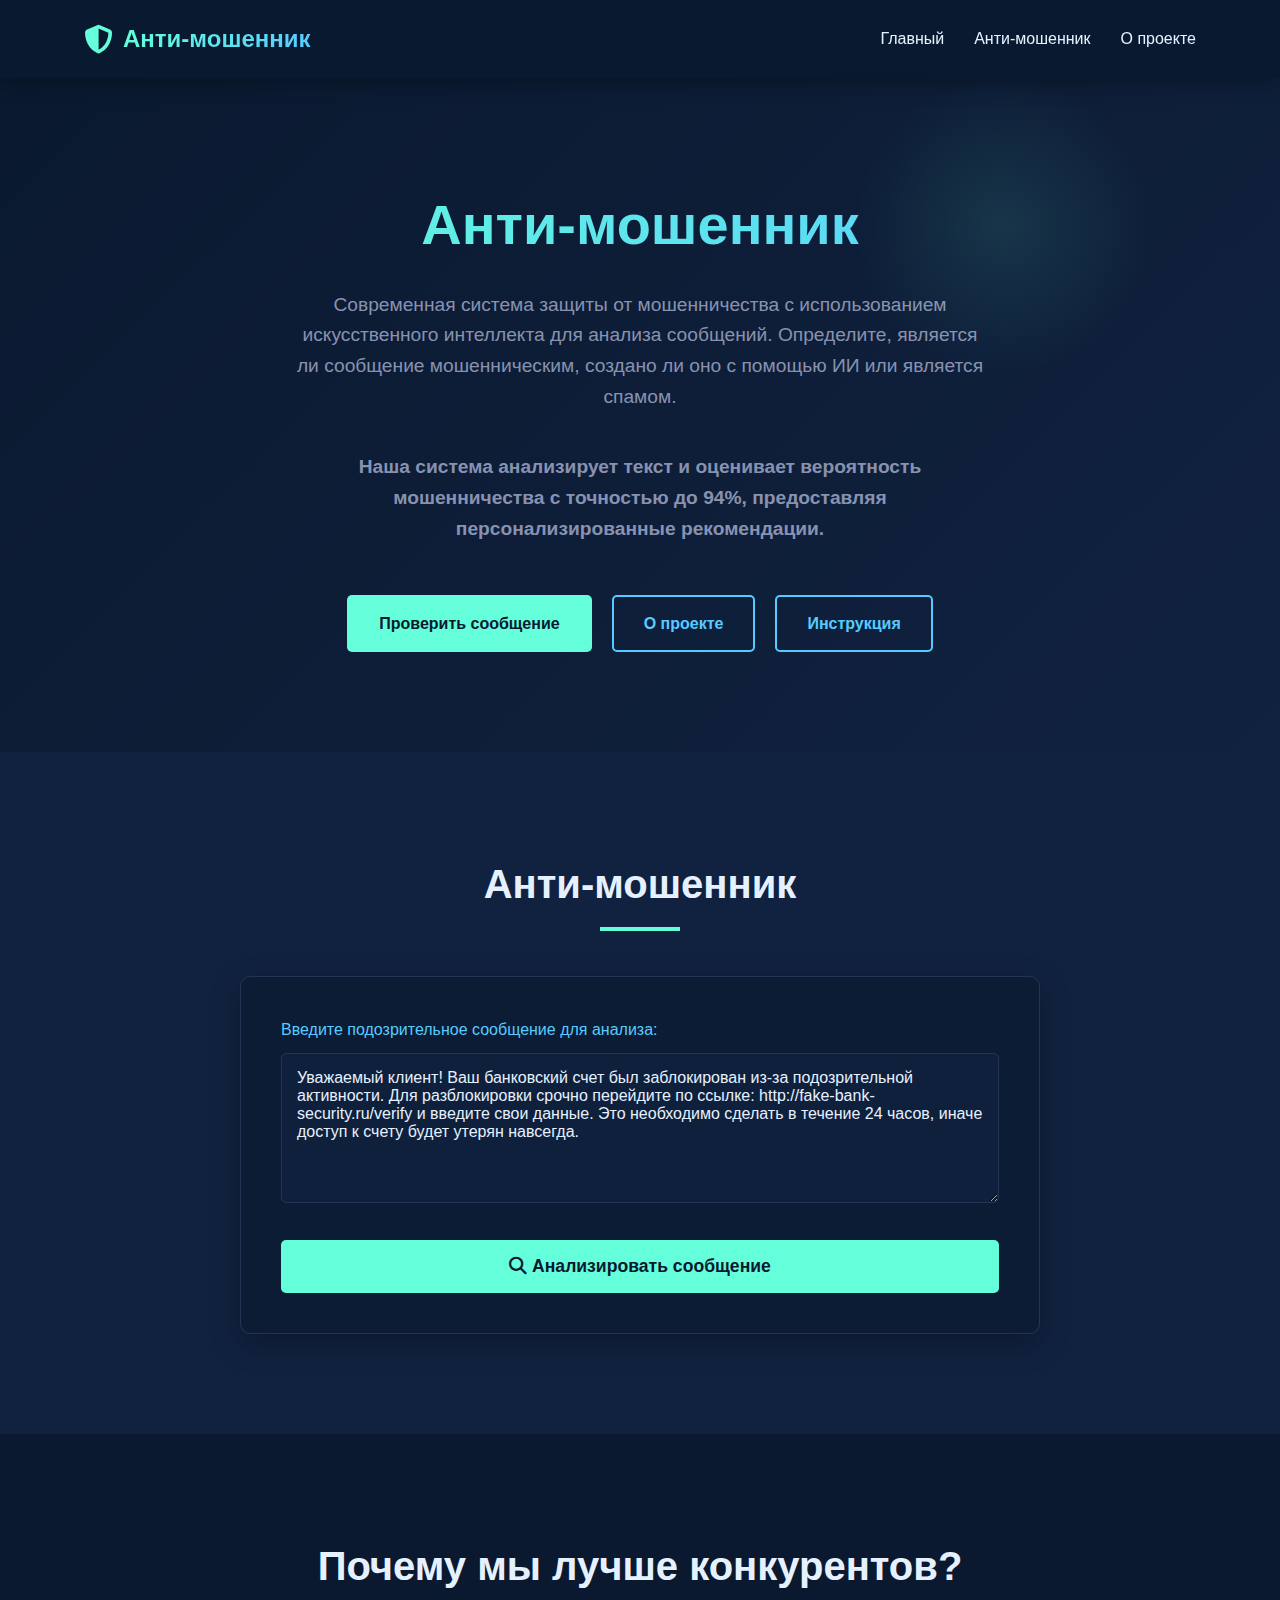
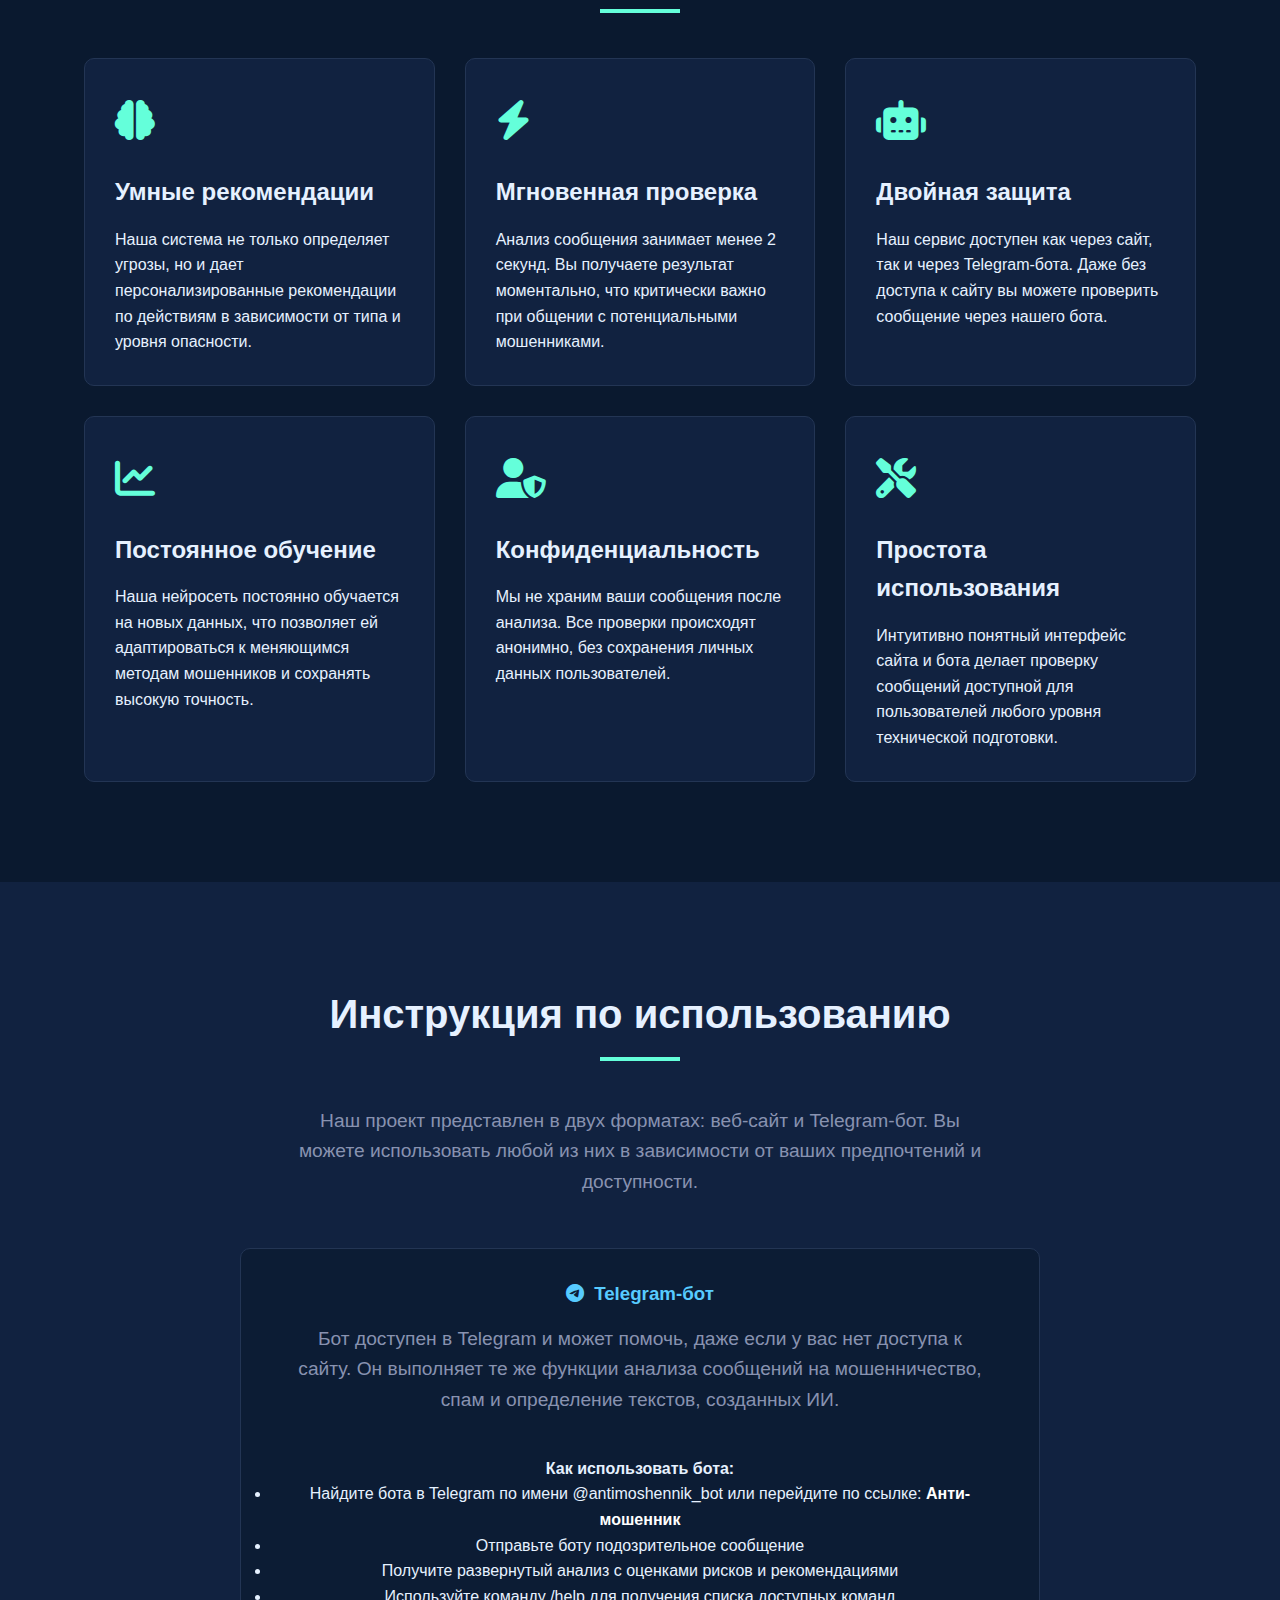
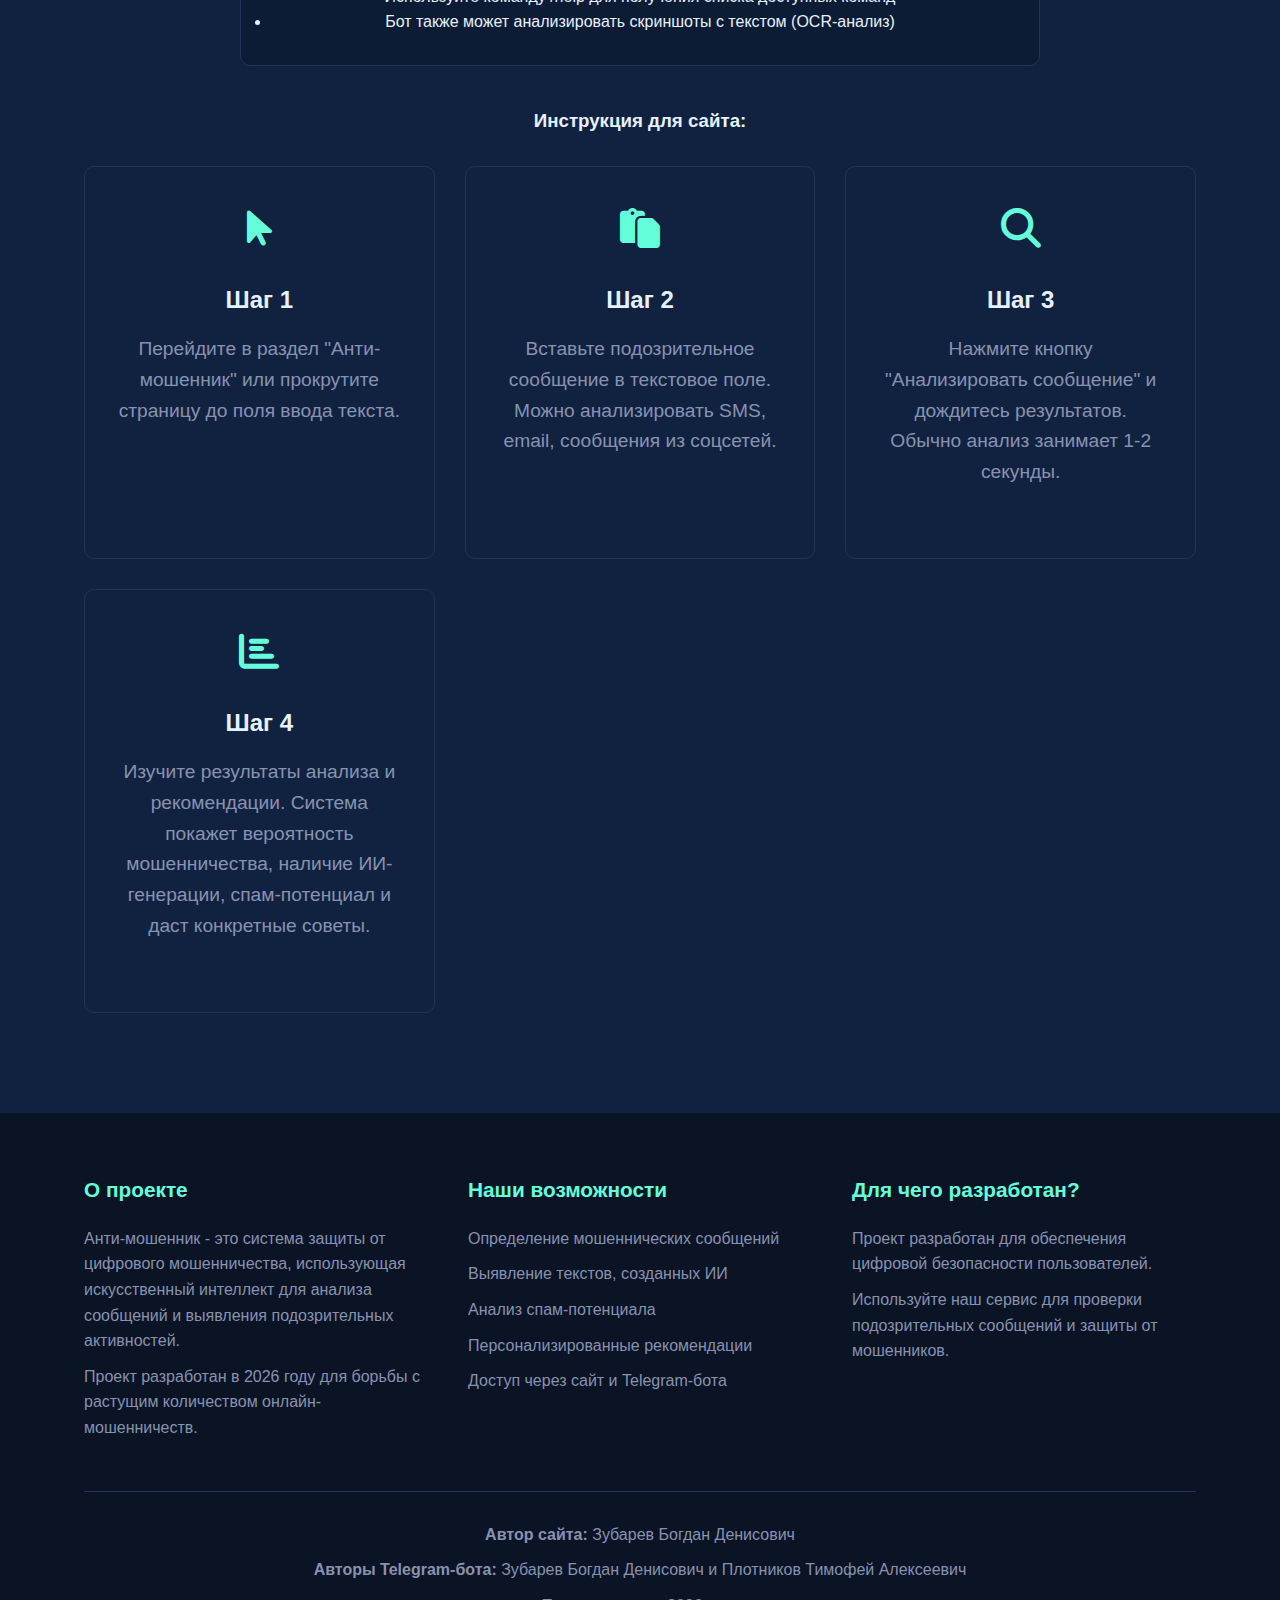
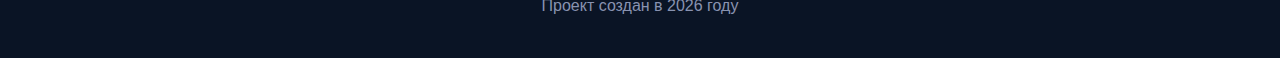
<file: index.html>
<!DOCTYPE html>
<html lang="ru">
<head>
    <meta charset="UTF-8">
    <meta name="viewport" content="width=device-width, initial-scale=1.0">
    <title>Анти-мошенник | Защита от мошенничества</title>
    <link rel="stylesheet" href="https://cdnjs.cloudflare.com/ajax/libs/font-awesome/6.4.0/css/all.min.css" href="style.css">
    <type>  </type>
    <style>
        * {
            margin: 0;
            padding: 0;
            box-sizing: border-box;
            font-family: 'Segoe UI', Tahoma, Geneva, Verdana, sans-serif;
        }

        :root {
            --primary-dark: #0a192f;
            --secondary-dark: #112240;
            --accent-blue: #64ffda;
            --accent-light-blue: #57cbff;
            --text-primary: #e6f1ff;
            --text-secondary: #8892b0;
            --border-color: #233554;
            --danger-red: #ff6b6b;
            --warning-yellow: #ffd166;
            --safe-green: #06d6a0;
        }

        body {
            background-color: var(--primary-dark);
            color: var(--text-primary);
            line-height: 1.6;
            overflow-x: hidden;
        }

        .container {
            width: 90%;
            max-width: 1200px;
            margin: 0 auto;
            padding: 0 20px;
        }

        /* Шапка и навигация */
        header {
            background-color: rgba(10, 25, 47, 0.95);
            padding: 20px 0;
            position: fixed;
            width: 100%;
            top: 0;
            z-index: 1000;
            box-shadow: 0 5px 20px rgba(0, 0, 0, 0.3);
        }

        nav {
            display: flex;
            justify-content: space-between;
            align-items: center;
        }

        .logo {
            display: flex;
            align-items: center;
            gap: 10px;
        }

        .logo i {
            color: var(--accent-blue);
            font-size: 1.8rem;
        }

        .logo-text {
            font-size: 1.5rem;
            font-weight: 700;
            background: linear-gradient(90deg, var(--accent-blue), var(--accent-light-blue));
            -webkit-background-clip: text;
            background-clip: text;
            color: transparent;
        }

        .nav-links {
            display: flex;
            gap: 30px;
        }

        .nav-links a {
            color: var(--text-primary);
            text-decoration: none;
            font-weight: 500;
            transition: color 0.3s;
            position: relative;
        }

        .nav-links a:hover {
            color: var(--accent-blue);
        }

        .nav-links a::after {
            content: '';
            position: absolute;
            bottom: -5px;
            left: 0;
            width: 0;
            height: 2px;
            background-color: var(--accent-blue);
            transition: width 0.3s;
        }

        .nav-links a:hover::after {
            width: 100%;
        }

        /* Главная секция */
        .hero {
            padding: 180px 0 100px;
            background: linear-gradient(135deg, var(--primary-dark) 0%, var(--secondary-dark) 100%);
            text-align: center;
            position: relative;
            overflow: hidden;
        }

        .hero::before {
            content: '';
            position: absolute;
            width: 300px;
            height: 300px;
            background: radial-gradient(circle, rgba(100, 255, 218, 0.1) 0%, transparent 70%);
            top: 10%;
            right: 10%;
            border-radius: 50%;
        }

        .hero h1 {
            font-size: 3.5rem;
            margin-bottom: 20px;
            background: linear-gradient(90deg, var(--accent-blue), var(--accent-light-blue));
            -webkit-background-clip: text;
            background-clip: text;
            color: transparent;
        }

        .hero p {
            font-size: 1.2rem;
            color: var(--text-secondary);
            max-width: 700px;
            margin: 0 auto 40px;
        }

        .highlight {
            color: var(--accent-blue);
            font-weight: 600;
        }

        /* Кнопки под героем */
        .action-buttons {
            display: flex;
            justify-content: center;
            gap: 20px;
            margin-top: 50px;
            flex-wrap: wrap;
        }

        .btn {
            padding: 14px 30px;
            border-radius: 5px;
            font-weight: 600;
            text-decoration: none;
            cursor: pointer;
            transition: all 0.3s ease;
            display: inline-block;
            font-size: 1rem;
            text-align: center;
            border: 2px solid transparent;
        }

        .btn-primary {
            background-color: var(--accent-blue);
            color: var(--primary-dark);
        }

        .btn-primary:hover {
            background-color: transparent;
            color: var(--accent-blue);
            border-color: var(--accent-blue);
            transform: translateY(-5px);
            box-shadow: 0 10px 20px rgba(100, 255, 218, 0.2);
        }

        .btn-secondary {
            background-color: transparent;
            color: var(--accent-light-blue);
            border-color: var(--accent-light-blue);
        }

        .btn-secondary:hover {
            background-color: rgba(87, 203, 255, 0.1);
            transform: translateY(-5px);
            box-shadow: 0 10px 20px rgba(87, 203, 255, 0.2);
        }

        /* Секция анализатора */
        .analyzer {
            padding: 100px 0;
            background-color: var(--secondary-dark);
        }

        .section-title {
            text-align: center;
            font-size: 2.5rem;
            margin-bottom: 60px;
            color: var(--text-primary);
            position: relative;
        }

        .section-title::after {
            content: '';
            position: absolute;
            width: 80px;
            height: 4px;
            background-color: var(--accent-blue);
            bottom: -15px;
            left: 50%;
            transform: translateX(-50%);
        }

        .analyzer-container {
            background-color: rgba(10, 25, 47, 0.7);
            border-radius: 10px;
            padding: 40px;
            box-shadow: 0 10px 30px rgba(0, 0, 0, 0.3);
            border: 1px solid var(--border-color);
            max-width: 800px;
            margin: 0 auto;
        }

        .input-group {
            margin-bottom: 30px;
        }

        .input-group label {
            display: block;
            margin-bottom: 10px;
            font-weight: 500;
            color: var(--accent-light-blue);
        }

        .input-group textarea {
            width: 100%;
            padding: 15px;
            background-color: rgba(17, 34, 64, 0.7);
            border: 1px solid var(--border-color);
            border-radius: 5px;
            color: var(--text-primary);
            font-size: 1rem;
            resize: vertical;
            min-height: 150px;
            transition: border-color 0.3s;
        }

        .input-group textarea:focus {
            outline: none;
            border-color: var(--accent-blue);
        }

        .analyze-btn {
            width: 100%;
            padding: 16px;
            background-color: var(--accent-blue);
            color: var(--primary-dark);
            border: none;
            border-radius: 5px;
            font-weight: 600;
            font-size: 1.1rem;
            cursor: pointer;
            transition: all 0.3s;
        }

        .analyze-btn:hover {
            background-color: transparent;
            color: var(--accent-blue);
            border: 2px solid var(--accent-blue);
        }

        .result {
            margin-top: 30px;
            padding: 20px;
            border-radius: 5px;
            background-color: rgba(17, 34, 64, 0.7);
            display: none;
        }

        .result h3 {
            margin-bottom: 15px;
            color: var(--accent-light-blue);
        }

        .result-item {
            display: flex;
            justify-content: space-between;
            margin-bottom: 10px;
            padding-bottom: 10px;
            border-bottom: 1px solid var(--border-color);
        }

        .result-value {
            font-weight: 600;
        }

        .ai-detected {
            color: var(--warning-yellow);
        }

        .spam-detected {
            color: var(--warning-yellow);
        }

        .safe {
            color: var(--safe-green);
        }

        .danger {
            color: var(--danger-red);
        }

        /* Рекомендации */
        .recommendations {
            margin-top: 20px;
            padding: 20px;
            border-radius: 8px;
            background-color: rgba(10, 25, 47, 0.8);
            border-left: 4px solid var(--accent-blue);
        }

        .recommendations h4 {
            color: var(--accent-light-blue);
            margin-bottom: 10px;
            display: flex;
            align-items: center;
            gap: 10px;
        }

        .recommendations h4 i {
            color: var(--accent-blue);
        }

        .recommendation-list {
            padding-left: 20px;
        }

        .recommendation-list li {
            margin-bottom: 8px;
            color: var(--text-primary);
        }

        /* Секция преимуществ */
        .advantages {
            padding: 100px 0;
            background-color: var(--primary-dark);
        }

        .advantages-grid {
            display: grid;
            grid-template-columns: repeat(auto-fit, minmax(300px, 1fr));
            gap: 30px;
            margin-top: 50px;
        }

        .advantage-card {
            background-color: var(--secondary-dark);
            border-radius: 10px;
            padding: 30px;
            border: 1px solid var(--border-color);
            transition: transform 0.3s, box-shadow 0.3s;
        }

        .advantage-card:hover {
            transform: translateY(-10px);
            box-shadow: 0 15px 30px rgba(0, 0, 0, 0.4);
            border-color: var(--accent-blue);
        }

        .advantage-icon {
            font-size: 2.5rem;
            color: var(--accent-blue);
            margin-bottom: 20px;
        }

        .advantage-card h3 {
            font-size: 1.5rem;
            margin-bottom: 15px;
            color: var(--text-primary);
        }

        /* Секция сообщества */
        .community {
            padding: 100px 0;
            background-color: var(--secondary-dark);
            text-align: center;
        }

        .community p {
            max-width: 700px;
            margin: 0 auto 40px;
            font-size: 1.2rem;
            color: var(--text-secondary);
        }

        .telegram-info {
            background-color: rgba(10, 25, 47, 0.7);
            border-radius: 10px;
            padding: 30px;
            max-width: 800px;
            margin: 50px auto 0;
            border: 1px solid var(--border-color);
        }

        .telegram-info h3 {
            color: var(--accent-light-blue);
            margin-bottom: 15px;
            display: flex;
            align-items: center;
            justify-content: center;
            gap: 10px;
        }

        .linkBot {
            color: white;
            text-decoration: none;
        }

        /* Футер */
        footer {
            background-color: #0a1425;
            padding: 60px 0 30px;
        }

        .footer-content {
            display: grid;
            grid-template-columns: repeat(auto-fit, minmax(250px, 1fr));
            gap: 40px;
            margin-bottom: 40px;
        }

        .footer-column h3 {
            color: var(--accent-blue);
            margin-bottom: 20px;
            font-size: 1.3rem;
        }

        .footer-column p, .footer-column li {
            color: var(--text-secondary);
            margin-bottom: 10px;
        }

        .footer-column ul {
            list-style-type: none;
        }

        .authors {
            border-top: 1px solid var(--border-color);
            padding-top: 30px;
            text-align: center;
            color: var(--text-secondary);
        }

        .authors p {
            margin-bottom: 10px;
        }

        /* Адаптивность */
        @media (max-width: 768px) {
            .hero h1 {
                font-size: 2.5rem;
            }
            
            .nav-links {
                display: none;
            }
            
            .action-buttons {
                flex-direction: column;
                align-items: center;
            }
            
            .btn {
                width: 100%;
                max-width: 300px;
            }
            
            .section-title {
                font-size: 2rem;
            }
        }
    </style>
</head>
<body>
    <!-- Шапка с навигацией -->
    <header>
        <div class="container">
            <nav>
                <div class="logo">
                    <i class="fas fa-shield-alt"></i>
                    <span class="logo-text">Анти-мошенник</span>
                </div>
                <div class="nav-links">
                    <a href="#home">Главный</a>
                    <a href="#analyzer">Анти-мошенник</a>
                    <a href="#advantages">О проекте</a>
                </div>
            </nav>
        </div>
    </header>

    <!-- Главная секция -->
    <section class="hero" id="home">
        <div class="container">
            <h1>Анти-мошенник</h1>
            <p>Современная система защиты от мошенничества с использованием искусственного интеллекта для анализа сообщений. Определите, является ли сообщение мошенническим, создано ли оно с помощью ИИ или является спамом.</p>
            <p class="highlight">Наша система анализирует текст и оценивает вероятность мошенничества с точностью до 94%, предоставляя персонализированные рекомендации.</p>
            
            <div class="action-buttons">
                <a href="#analyzer" class="btn btn-primary">Проверить сообщение</a>
                <a href="#advantages" class="btn btn-secondary">О проекте</a>
                <a href="#instructions" class="btn btn-secondary">Инструкция</a>
            </div>
        </div>
    </section>

    <!-- Секция анализатора -->
    <section class="analyzer" id="analyzer">
        <div class="container">
            <h2 class="section-title">Анти-мошенник</h2>
            <div class="analyzer-container">
                <div class="input-group">
                    <label for="message">Введите подозрительное сообщение для анализа:</label>
                    <textarea id="message" placeholder="Вставьте сюда текст сообщения, которое хотите проверить..."></textarea>
                </div>
                <button class="analyze-btn" id="analyze-btn">
                    <i class="fas fa-search"></i> Анализировать сообщение
                </button>
                
                <div class="result" id="result">
                    <h3>Результаты анализа</h3>
                    <div class="result-item">
                        <span>Вероятность мошенничества:</span>
                        <span class="result-value" id="fraud-score">0%</span>
                    </div>
                    <div class="result-item">
                        <span>Создано с помощью ИИ:</span>
                        <span class="result-value" id="ai-score">Не обнаружено</span>
                    </div>
                    <div class="result-item">
                        <span>Спам-потенциал:</span>
                        <span class="result-value" id="spam-score">Низкий</span>
                    </div>
                    <div class="result-item">
                        <span>Общая оценка безопасности:</span>
                        <span class="result-value" id="safety-score">Безопасно</span>
                    </div>
                    
                    <div class="recommendations" id="recommendations">
                        <h4><i class="fas fa-lightbulb"></i> Рекомендации по безопасности:</h4>
                        <ul class="recommendation-list" id="recommendation-list">
                            <!-- Рекомендации будут добавлены здесь -->
                        </ul>
                    </div>
                </div>
            </div>
        </div>
    </section>

    <!-- Секция преимуществ -->
    <section class="advantages" id="advantages">
        <div class="container">
            <h2 class="section-title">Почему мы лучше конкурентов?</h2>
            <div class="advantages-grid">
                <div class="advantage-card">
                    <div class="advantage-icon">
                        <i class="fas fa-brain"></i>
                    </div>
                    <h3>Умные рекомендации</h3>
                    <p>Наша система не только определяет угрозы, но и дает персонализированные рекомендации по действиям в зависимости от типа и уровня опасности.</p>
                </div>
                
                <div class="advantage-card">
                    <div class="advantage-icon">
                        <i class="fas fa-bolt"></i>
                    </div>
                    <h3>Мгновенная проверка</h3>
                    <p>Анализ сообщения занимает менее 2 секунд. Вы получаете результат моментально, что критически важно при общении с потенциальными мошенниками.</p>
                </div>
                
                <div class="advantage-card">
                    <div class="advantage-icon">
                        <i class="fas fa-robot"></i>
                    </div>
                    <h3>Двойная защита</h3>
                    <p>Наш сервис доступен как через сайт, так и через Telegram-бота. Даже без доступа к сайту вы можете проверить сообщение через нашего бота.</p>
                </div>
                
                <div class="advantage-card">
                    <div class="advantage-icon">
                        <i class="fas fa-chart-line"></i>
                    </div>
                    <h3>Постоянное обучение</h3>
                    <p>Наша нейросеть постоянно обучается на новых данных, что позволяет ей адаптироваться к меняющимся методам мошенников и сохранять высокую точность.</p>
                </div>
                
                <div class="advantage-card">
                    <div class="advantage-icon">
                        <i class="fas fa-user-shield"></i>
                    </div>
                    <h3>Конфиденциальность</h3>
                    <p>Мы не храним ваши сообщения после анализа. Все проверки происходят анонимно, без сохранения личных данных пользователей.</p>
                </div>
                
                <div class="advantage-card">
                    <div class="advantage-icon">
                        <i class="fas fa-tools"></i>
                    </div>
                    <h3>Простота использования</h3>
                    <p>Интуитивно понятный интерфейс сайта и бота делает проверку сообщений доступной для пользователей любого уровня технической подготовки.</p>
                </div>
            </div>
        </div>
    </section>

    <!-- Инструкция -->
    <section class="community" id="instructions">
        <div class="container">
            <h2 class="section-title">Инструкция по использованию</h2>
            <p>Наш проект представлен в двух форматах: веб-сайт и Telegram-бот. Вы можете использовать любой из них в зависимости от ваших предпочтений и доступности.</p>
            
            <div class="telegram-info">
                <h3><i class="fab fa-telegram"></i> Telegram-бот</h3>
                <p>Бот доступен в Telegram и может помочь, даже если у вас нет доступа к сайту. Он выполняет те же функции анализа сообщений на мошенничество, спам и определение текстов, созданных ИИ.</p>
                
                <h4>Как использовать бота:</h4>
                <ul>
                    <li>Найдите бота в Telegram по имени @antimoshennik_bot или перейдите по ссылке: <a href="https://t.me/fraudster_detective_bot" class="linkBot"> <b> Анти-мошенник </b> </a> </li>
                    <li>Отправьте боту подозрительное сообщение</li>
                    <li>Получите развернутый анализ с оценками рисков и рекомендациями</li>
                    <li>Используйте команду /help для получения списка доступных команд</li>
                    <li>Бот также может анализировать скриншоты с текстом (OCR-анализ)</li>
                </ul>
            </div>
            
            <h3 style="margin-top: 40px;">Инструкция для сайта:</h3>
            <div class="advantages-grid" style="margin-top: 30px;">
                <div class="advantage-card">
                    <div class="advantage-icon">
                        <i class="fas fa-mouse-pointer"></i>
                    </div>
                    <h3>Шаг 1</h3>
                    <p>Перейдите в раздел "Анти-мошенник" или прокрутите страницу до поля ввода текста.</p>
                </div>
                
                <div class="advantage-card">
                    <div class="advantage-icon">
                        <i class="fas fa-paste"></i>
                    </div>
                    <h3>Шаг 2</h3>
                    <p>Вставьте подозрительное сообщение в текстовое поле. Можно анализировать SMS, email, сообщения из соцсетей.</p>
                </div>
                
                <div class="advantage-card">
                    <div class="advantage-icon">
                        <i class="fas fa-search"></i>
                    </div>
                    <h3>Шаг 3</h3>
                    <p>Нажмите кнопку "Анализировать сообщение" и дождитесь результатов. Обычно анализ занимает 1-2 секунды.</p>
                </div>
                
                <div class="advantage-card">
                    <div class="advantage-icon">
                        <i class="fas fa-chart-bar"></i>
                    </div>
                    <h3>Шаг 4</h3>
                    <p>Изучите результаты анализа и рекомендации. Система покажет вероятность мошенничества, наличие ИИ-генерации, спам-потенциал и даст конкретные советы.</p>
                </div>
            </div>
        </div>
    </section>

    <!-- Футер -->
    <footer>
        <div class="container">
            <div class="footer-content">
                <div class="footer-column">
                    <h3>О проекте</h3>
                    <p>Анти-мошенник - это система защиты от цифрового мошенничества, использующая искусственный интеллект для анализа сообщений и выявления подозрительных активностей.</p>
                    <p>Проект разработан в 2026 году для борьбы с растущим количеством онлайн-мошенничеств.</p>
                </div>
                
                <div class="footer-column">
                    <h3>Наши возможности</h3>
                    <ul>
                        <li>Определение мошеннических сообщений</li>
                        <li>Выявление текстов, созданных ИИ</li>
                        <li>Анализ спам-потенциала</li>
                        <li>Персонализированные рекомендации</li>
                        <li>Доступ через сайт и Telegram-бота</li>
                    </ul>
                </div>
                
                <div class="footer-column">
                    <h3>Для чего разработан?</h3>
                    <p>Проект разработан для обеспечения цифровой безопасности пользователей.</p>
                    <p>Используйте наш сервис для проверки подозрительных сообщений и защиты от мошенников.</p>
                </div>
            </div>
            
            <div class="authors">
                <p><strong>Автор сайта:</strong> Зубарев Богдан Денисович</p>
                <p><strong>Авторы Telegram-бота:</strong> Зубарев Богдан Денисович и Плотников Тимофей Алексеевич</p>
                <p>Проект создан в 2026 году</p>
            </div>
        </div>
    </footer>

    <script>
        // База рекомендаций
        const recommendationsDB = {
            fraud: {
                low: [
                    "Сообщение, скорее всего, безопасно, но будьте внимательны",
                    "Проверьте отправителя, если это незнакомый контакт",
                    "Сохраняйте стандартную осторожность при общении"
                ],
                medium: [
                    "Сообщение подозрительно, не переходите по ссылкам",
                    "Не предоставляйте личную информацию отправителю",
                    "Проверьте информацию через официальные источники",
                    "Не скачивайте вложения из этого сообщения"
                ],
                high: [
                    "Высокая вероятность мошенничества!",
                    "Немедленно прекратите общение с отправителем",
                    "Не переходите по ссылкам и не скачивайте файлы",
                    "Не вводите пароли, коды или личные данные",
                    "Заблокируйте отправителя и сообщите о мошенничестве",
                    "Если это сообщение о банковских операциях - свяжитесь с банком напрямую"
                ]
            },
            ai: {
                detected: [
                    "Текст, вероятно, создан искусственным интеллектом",
                    "Это может быть массовая рассылка мошенников",
                    "Обратите внимание на шаблонные фразы и отсутствие конкретики",
                    "Будьте особенно осторожны с финансовыми предложениями в таких сообщениях"
                ],
                notDetected: [
                    "Текст, вероятно, написан человеком",
                    "Это не исключает мошенничества, но снижает вероятность массовой рассылки"
                ]
            },
            spam: {
                low: [
                    "Низкая вероятность спама",
                    "Сообщение, скорее всего, целевое"
                ],
                medium: [
                    "Сообщение может быть спамом",
                    "Не отвечайте на коммерческие предложения от неизвестных отправителей",
                    "Не подписывайтесь на рассылки по ссылкам из сообщения"
                ],
                high: [
                    "Высокая вероятность спама!",
                    "Не отвечайте на это сообщение",
                    "Поместите отправителя в черный список",
                    "Не переходите по рекламным ссылкам",
                    "Такие сообщения часто содержат скрытые угрозы"
                ]
            },
            general: [
                "Всегда проверяйте информацию из непроверенных источников",
                "Никогда не сообщайте пароли, PIN-коды и CVV карт",
                "Официальные организации не запрашивают личные данные через сообщения",
                "При сомнениях - свяжитесь с организацией напрямую по официальным контактам"
            ]
        };

        // Функция для анализа сообщения
        document.getElementById('analyze-btn').addEventListener('click', function() {
            const message = document.getElementById('message').value;
            const resultDiv = document.getElementById('result');
            const recommendationsDiv = document.getElementById('recommendations');
            const recommendationList = document.getElementById('recommendation-list');
            
            if (message.trim() === '') {
                alert('Пожалуйста, введите сообщение для анализа.');
                return;
            }
            
            // Показать индикатор загрузки
            const btn = document.getElementById('analyze-btn');
            const originalText = btn.innerHTML;
            btn.innerHTML = '<i class="fas fa-spinner fa-spin"></i> Анализ...';
            btn.disabled = true;
            
            // Имитация анализа (в реальном проекте здесь был бы запрос к API)
            setTimeout(() => {
                // Генерация случайных результатов для демонстрации
                const fraudScore = Math.floor(Math.random() * 100);
                const aiDetected = Math.random() > 0.5;
                const spamLevel = Math.random() > 0.7 ? 'Высокий' : Math.random() > 0.4 ? 'Средний' : 'Низкий';
                
                // Определение общей оценки безопасности
                let safetyScore, safetyClass;
                if (fraudScore < 30) {
                    safetyScore = 'Безопасно';
                    safetyClass = 'safe';
                } else if (fraudScore < 70) {
                    safetyScore = 'Подозрительно';
                    safetyClass = 'ai-detected';
                } else {
                    safetyScore = 'Опасно';
                    safetyClass = 'danger';
                }
                
                // Обновление результатов
                const fraudScoreElement = document.getElementById('fraud-score');
                fraudScoreElement.textContent = fraudScore + '%';
                fraudScoreElement.className = 'result-value ' + 
                    (fraudScore < 30 ? 'safe' : fraudScore < 70 ? 'spam-detected' : 'danger');
                
                const aiScoreElement = document.getElementById('ai-score');
                aiScoreElement.textContent = aiDetected ? 'Обнаружено' : 'Не обнаружено';
                aiScoreElement.className = 'result-value ' + 
                    (aiDetected ? 'ai-detected' : 'safe');
                
                const spamScoreElement = document.getElementById('spam-score');
                spamScoreElement.textContent = spamLevel;
                spamScoreElement.className = 'result-value ' + 
                    (spamLevel === 'Высокий' ? 'danger' : spamLevel === 'Средний' ? 'spam-detected' : 'safe');
                
                const safetyScoreElement = document.getElementById('safety-score');
                safetyScoreElement.textContent = safetyScore;
                safetyScoreElement.className = 'result-value ' + safetyClass;
                
                // Генерация персонализированных рекомендаций
                generateRecommendations(fraudScore, aiDetected, spamLevel, recommendationList);
                
                // Показать результаты и рекомендации
                resultDiv.style.display = 'block';
                recommendationsDiv.style.display = 'block';
                
                // Вернуть кнопку в исходное состояние
                btn.innerHTML = originalText;
                btn.disabled = false;
                
                // Прокрутка к результатам
                resultDiv.scrollIntoView({ behavior: 'smooth', block: 'nearest' });
            }, 1500);
        });
        
        // Функция генерации рекомендаций на основе результатов анализа
        function generateRecommendations(fraudScore, aiDetected, spamLevel, recommendationListElement) {
            // Очищаем предыдущие рекомендации
            recommendationListElement.innerHTML = '';
            const recommendations = [];
            
            // Определяем уровень угрозы мошенничества
            let fraudLevel;
            if (fraudScore < 30) {
                fraudLevel = 'low';
            } else if (fraudScore < 70) {
                fraudLevel = 'medium';
            } else {
                fraudLevel = 'high';
            }
            
            // Добавляем рекомендации по мошенничеству
            const fraudRecs = recommendationsDB.fraud[fraudLevel];
            fraudRecs.forEach(rec => {
                recommendations.push(rec);
            });
            
            // Добавляем рекомендации по ИИ
            const aiRecs = aiDetected ? recommendationsDB.ai.detected : recommendationsDB.ai.notDetected;
            aiRecs.forEach(rec => {
                recommendations.push(rec);
            });
            
            // Добавляем рекомендации по спаму
            let spamKey;
            if (spamLevel === 'Низкий') spamKey = 'low';
            else if (spamLevel === 'Средний') spamKey = 'medium';
            else spamKey = 'high';
            
            const spamRecs = recommendationsDB.spam[spamKey];
            spamRecs.forEach(rec => {
                recommendations.push(rec);
            });
            
            // Добавляем общие рекомендации
            recommendationsDB.general.forEach(rec => {
                recommendations.push(rec);
            });
            
            // Удаляем дубликаты
            const uniqueRecommendations = [...new Set(recommendations)];
            
            // Добавляем рекомендации в список
            uniqueRecommendations.forEach(rec => {
                const li = document.createElement('li');
                li.textContent = rec;
                recommendationListElement.appendChild(li);
            });
        }
        
        // Плавная прокрутка для навигации
        document.querySelectorAll('a[href^="#"]').forEach(anchor => {
            anchor.addEventListener('click', function(e) {
                e.preventDefault();
                
                const targetId = this.getAttribute('href');
                if (targetId === '#') return;
                
                const targetElement = document.querySelector(targetId);
                if (targetElement) {
                    window.scrollTo({
                        top: targetElement.offsetTop - 80,
                        behavior: 'smooth'
                    });
                }
            });
        });
        
        // Пример сообщения для демонстрации
        const exampleMessage = "Уважаемый клиент! Ваш банковский счет был заблокирован из-за подозрительной активности. Для разблокировки срочно перейдите по ссылке: http://fake-bank-security.ru/verify и введите свои данные. Это необходимо сделать в течение 24 часов, иначе доступ к счету будет утерян навсегда.";
        document.getElementById('message').value = exampleMessage;
    </script>
</body>
</html>
</file>
